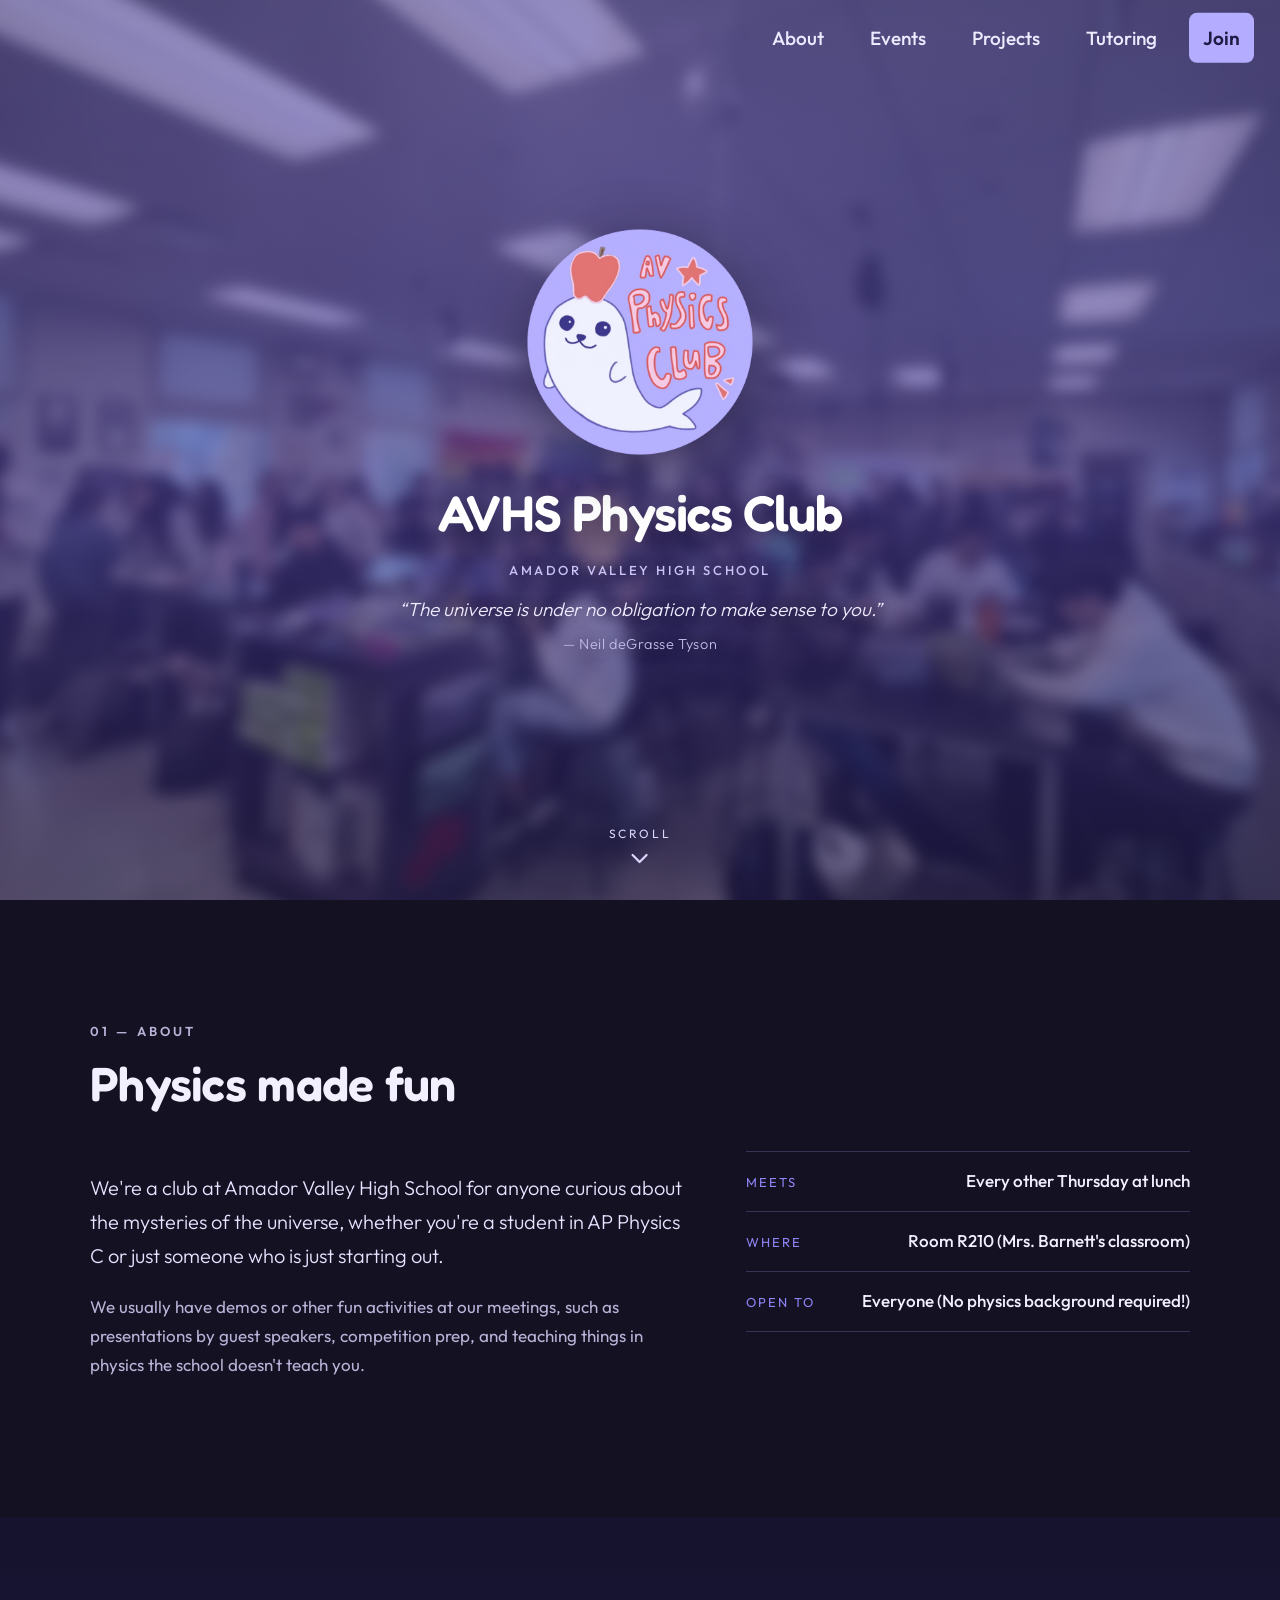
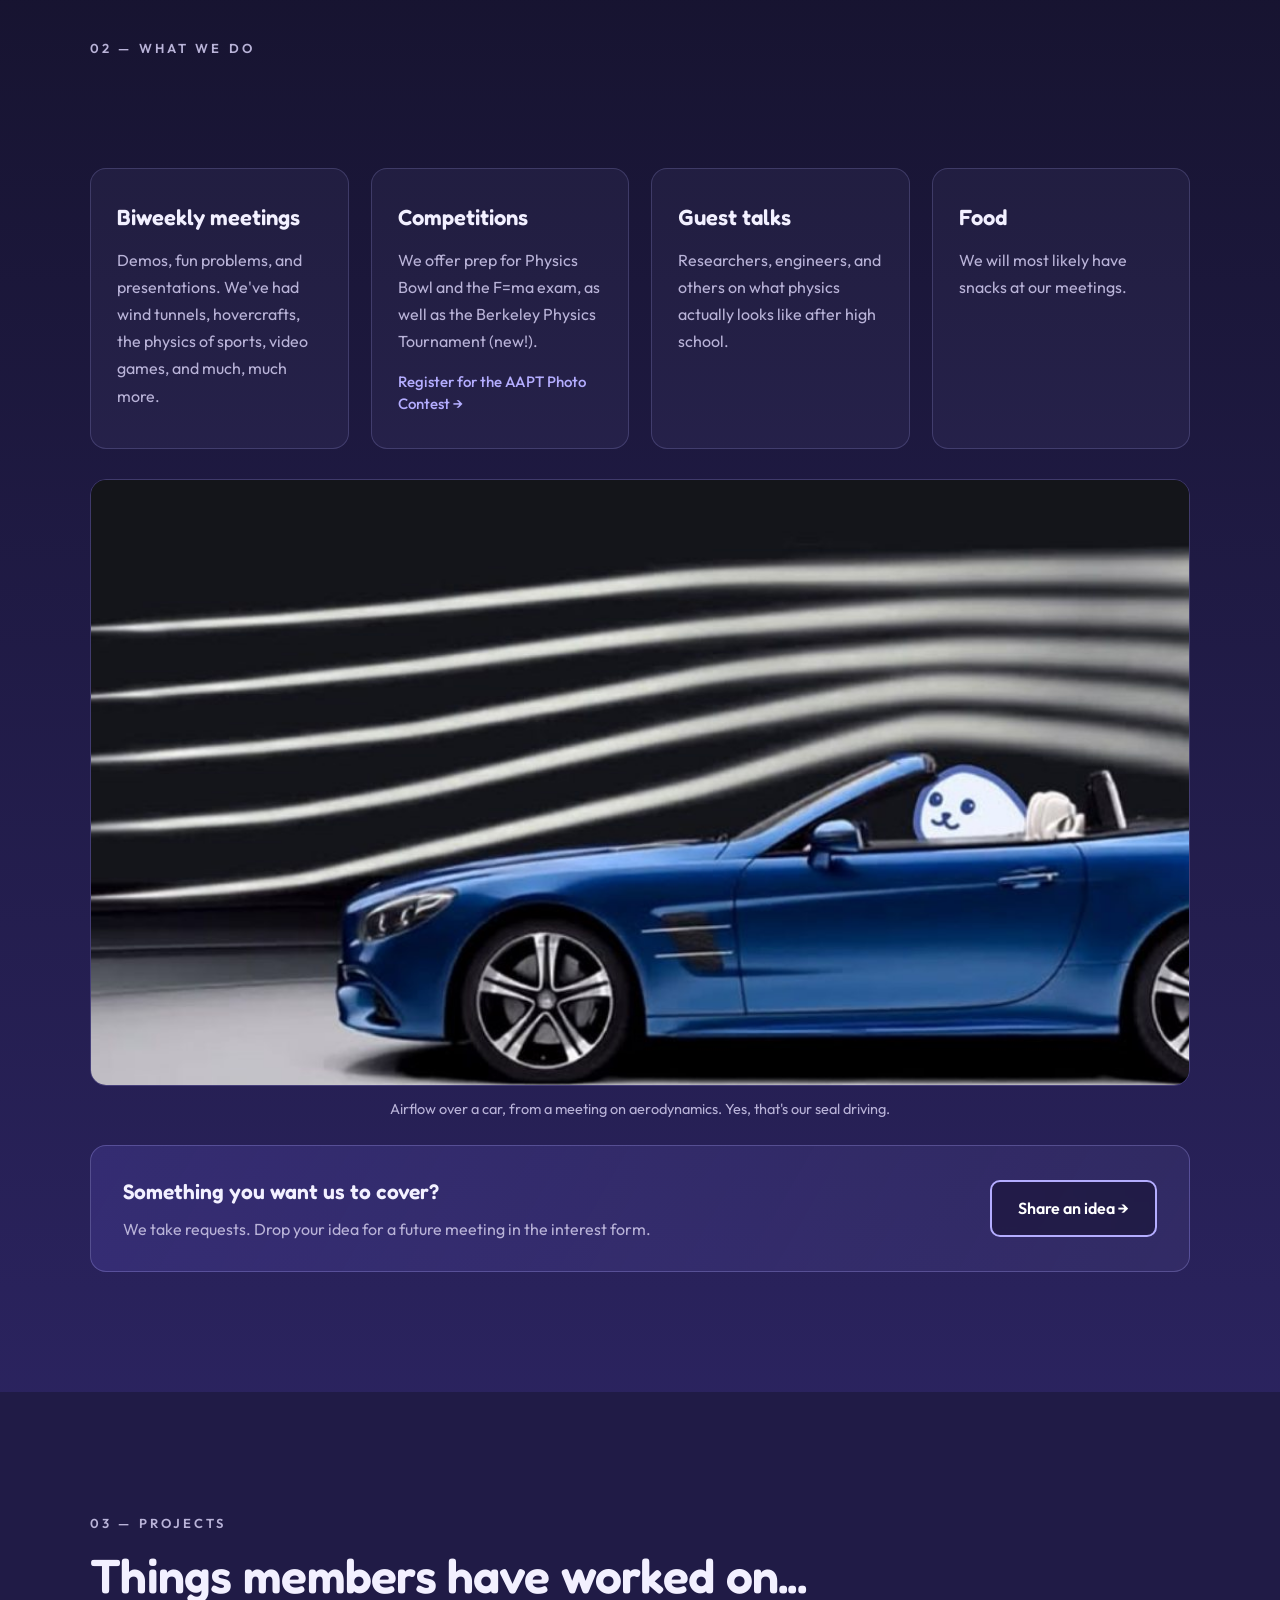
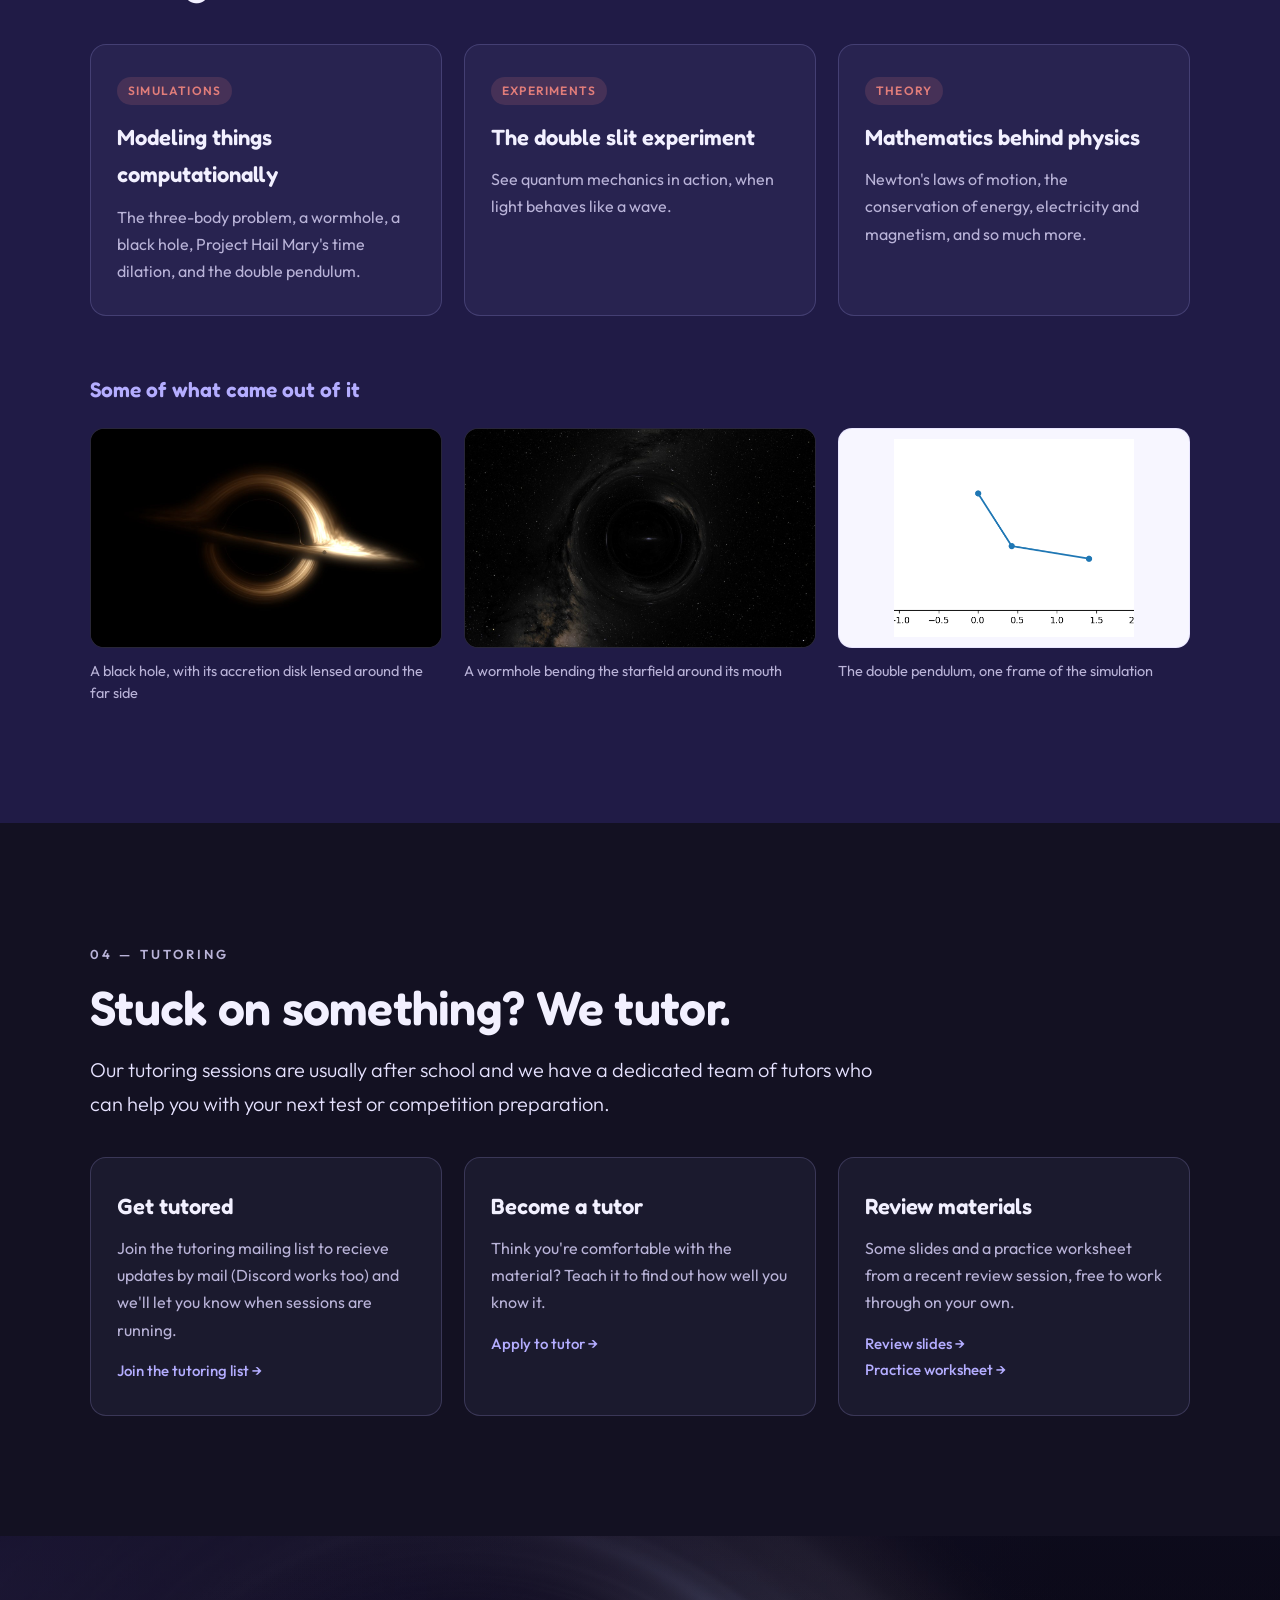
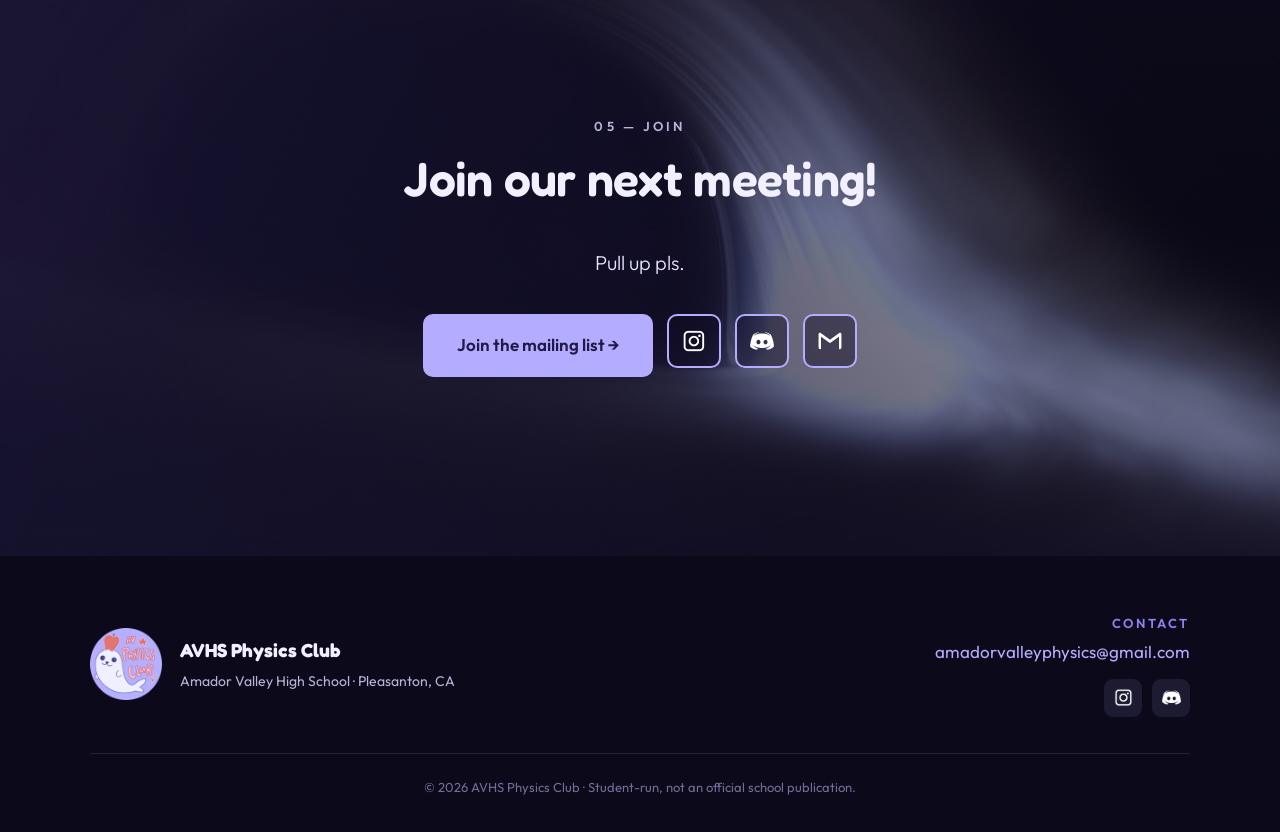
<file: index.html>
<!DOCTYPE html>
<html lang="en">
<head>
  <meta property="og:type" content="website">
  <meta property="og:url" content="https://avhsphysics.com/">
  <meta property="og:title" content="AVHS Physics Club | Notes, Demos & Resources">
  <meta property="og:description" content="Amador Valley High School Physics Club — weekly meetings, demos, competitions, study guides, and builds.">
  <meta property="og:image" content="https://avhsphysics.com/assets/images/banner.png">
  <meta charset="UTF-8">
  <meta name="viewport" content="width=device-width, initial-scale=1.0">
  <meta name="twitter:card" content="summary_large_image">
  <meta name="twitter:url" content="https://avhsphysics.com/">
  <meta name="twitter:title" content="AVHS Physics Club">
  <meta name="twitter:description" content="Amador Valley High School Physics Club — weekly meetings, demos, competitions, study guides, and builds.">
  <meta name="twitter:image" content="https://avhsphysics.com/assets/images/banner.png">
  <title>AVHS Physics Club | Notes, Demos & Resources</title>
  <meta name="description" content="Amador Valley High School Physics Club — weekly meetings, demos, competitions, study guides, and builds. All experience levels welcome!">
  <link rel="icon" href="assets/images/favicon.png" type="image/png">
  <link rel="apple-touch-icon" href="assets/images/favicon.png">
  <link rel="preconnect" href="https://fonts.googleapis.com">
  <link rel="preconnect" href="https://fonts.gstatic.com" crossorigin>
  <link href="https://fonts.googleapis.com/css2?family=Fredoka:wght@500;600;700&family=Outfit:wght@300;400;500;600;700&display=swap" rel="stylesheet">
  <link rel="stylesheet" href="style.css">
  <script>document.documentElement.className += " js";</script>
  <noscript><style>.reveal { opacity: 1; transform: none; }</style></noscript>
</head>
<body id="top">
<header class="hero" id="hero">
  <div class="hero-photo"></div>
  <div class="hero-wash"></div>
  <a class="hero-logo" href="#top" aria-label="AVHS Physics Club — back to top">
    <img src="assets/images/logo.png" alt="AVHS Physics Club logo: a seal balancing an apple on its head">
  </a>
  <h1 class="hero-title">AVHS Physics Club</h1>
  <span class="bar-title" aria-hidden="true">
    <span class="bar-title-full">AVHS Physics Club</span>
    <span class="bar-title-short">AVHS Physics</span>
  </span>


  <p class="hero-tagline">
    <span class="hero-school">Amador Valley High School</span>
    <span class="hero-quote" id="hero-quote">
      <q class="quote-text">We must know. We will know.</q>
      <span class="quote-author">David Hilbert</span>
    </span>
  </p>

  <nav class="hero-nav" aria-label="Main">
    <a href="#about">About</a>
    <a href="#events">Events</a>
    <a href="#projects">Projects</a>
    <a href="#tutoring">Tutoring</a>
    <a href="#join" class="nav-cta">Join</a>
  </nav>

  <a class="scroll-cue" href="#about" aria-label="Scroll to About">
    <span>scroll</span>
    <svg viewBox="0 0 24 24" aria-hidden="true"><path d="M5 9l7 7 7-7" fill="none" stroke="currentColor" stroke-width="2.2" stroke-linecap="round" stroke-linejoin="round"/></svg>
  </a>
</header>


<button class="nav-toggle" id="nav-toggle" type="button" aria-expanded="false" aria-controls="mobile-menu">
  <span class="nav-toggle-bars" aria-hidden="true"><span></span><span></span><span></span></span>
  <span class="sr-only">Menu</span>
</button>

<div class="mobile-menu" id="mobile-menu" hidden>
  <nav aria-label="Mobile">
    <a href="#about">About</a>
    <a href="#events">Events</a>
    <a href="#projects">Projects</a>
    <a href="#tutoring">Tutoring</a>
    <a href="#join">Join</a>
  </nav>
</div>
<div class="hero-spacer" id="hero-spacer" aria-hidden="true"></div>

<main>
  <section class="section section-dark" id="about">
    <div class="wrap">
      <p class="eyebrow reveal">01 &mdash; About</p>
      <h2 class="reveal">Physics made fun</h2>
      <div class="two-col">
        <div class="reveal">
          <p class="lead">
            We're a club at Amador Valley High School for anyone curious about the mysteries of the universe, whether you're a student in AP Physics C or just someone who is just starting out.
          </p>
          <p>
            We usually have demos or other fun activities at our meetings, such as presentations by guest speakers, competition prep, and teaching things in physics the school doesn't teach you. 
          </p>
        </div>
        <ul class="facts reveal">
          <li><span>Meets</span><strong>Every other Thursday at lunch</strong></li>
          <li><span>Where</span><strong>Room R210 (Mrs. Barnett's classroom)</strong></li>
          <li><span>Open to</span><strong>Everyone (No physics background required!)</strong></li>
        </ul>
      </div>
    </div>
  </section>

  <section class="section section-photo" id="events">
    <div class="wrap">
      <p class="eyebrow reveal">02 &mdash; What we do</p>
      <h2 class="reveal">Four main things:</h2>
      <div class="cards">
        <article class="card reveal">
          <h3>Biweekly meetings</h3>
          <p>Demos, fun problems, and presentations. We've had wind tunnels, hovercrafts, the physics of sports, video games, and much, much more.</p>
        </article>

        <article class="card reveal">
          <h3>Competitions</h3>
          <p>We offer prep for Physics Bowl and the F=ma exam, as well as the Berkeley Physics Tournament (new!).</p>
          <a class="card-link" href="https://forms.gle/SSDL6gwyzXCN218k8" target="_blank" rel="noopener">Register for the AAPT Photo Contest</a>
        </article>
        <article class="card reveal">
          <h3>Guest talks</h3>
          <p>Researchers, engineers, and others on what physics actually looks like after
             high school.</p>
          </article>

        <article class="card reveal">
          <h3>Food</h3>
          <p>We will most likely have snacks at our meetings.</p>
        </article>
      </div>

      <figure class="feature reveal">
        <img src="assets/images/wind-tunnel.jpg" width="1017" height="560" loading="lazy"
             alt="Airflow streamlines bending over a car in a wind tunnel, with the club's seal mascot in the driver's seat">
        <figcaption>Airflow over a car, from a meeting on aerodynamics. Yes, that's our seal driving.</figcaption>
      </figure>

      <div class="callout reveal">
        <div>
          <h3>Something you want us to cover?</h3>
          <p>We take requests. Drop your idea for a future meeting in the interest form.</p>
        </div>
        <a class="btn btn-ghost" href="https://forms.gle/8EWQwZfs6oMQuVVg8" target="_blank" rel="noopener">Share an idea &rarr;</a>
      </div>
    </div>
  </section>


  <section class="section section-mid" id="projects">
    <div class="wrap">
      <p class="eyebrow reveal">03 &mdash; Projects</p>
      <h2 class="reveal">Things members have worked on...</h2>
      <div class="cards">
        <article class="card card-project reveal">
          <span class="tag">Simulations</span>
          <h3>Modeling things computationally</h3>
          <p>The three-body problem, a wormhole, a black hole, Project Hail Mary's time dilation, and the double pendulum.</p>
        </article>
        <article class="card card-project reveal">
          <span class="tag">Experiments</span>
          <h3>The double slit experiment</h3>
          <p>See quantum mechanics in action, when light behaves like a wave.</p>
        </article>
        <article class="card card-project reveal">
          <span class="tag">Theory</span>
          <h3>Mathematics behind physics</h3>
          <p>Newton's laws of motion, the conservation of energy, electricity and magnetism, and so much more.</p>
        </article>
      </div>

      <h3 class="gallery-heading reveal">Some of what came out of it</h3>
      <div class="gallery">
        <figure class="gallery-item reveal">
          <img src="assets/images/black-hole.jpg" width="1200" height="675" loading="lazy"
               alt="Rendered black hole: a dark sphere ringed by a glowing accretion disk warped over and under itself">
          <figcaption>A black hole, with its accretion disk lensed around the far side</figcaption>
        </figure>
        <figure class="gallery-item reveal">
          <img src="assets/images/wormhole.jpg" width="1200" height="734" loading="lazy"
               alt="Rendered wormhole: a dark spherical distortion bending a field of stars and the Milky Way around its edge">
          <figcaption>A wormhole bending the starfield around its mouth</figcaption>
        </figure>
        <figure class="gallery-item gallery-item-plot reveal">
          <img src="assets/images/double-pendulum.png" width="472" height="391" loading="lazy"
               alt="Plot of a double pendulum: two straight segments joined at a pivot, captured at one instant">
          <figcaption>The double pendulum, one frame of the simulation</figcaption>
        </figure>
      </div>
    </div>
  </section>
  <section class="section section-dark" id="tutoring">
    <div class="wrap">
      <p class="eyebrow reveal">04 &mdash; Tutoring</p>
      <h2 class="reveal">Stuck on something? We tutor.</h2>
      <p class="lead reveal tutoring-lead">
        Our tutoring sessions are usually after school and we have a dedicated team of tutors who can help you with your next test or competition preparation.
      </p>
      <div class="cards">
        <article class="card reveal">
          <h3>Get tutored</h3>
          <p>Join the tutoring mailing list to recieve updates by mail (Discord works too) and we'll let you know when sessions are running.</p>
          <a class="card-link" href="https://forms.gle/hvpdSboZgdPUvtD49" target="_blank" rel="noopener">Join the tutoring list</a>
        </article>
        <article class="card reveal">
          <h3>Become a tutor</h3>
          <p>Think you're comfortable with the material? Teach it to find out how well you know it.</p>
          <a class="card-link" href="https://forms.gle/xZYMYdq6fUwLLKEY8" target="_blank" rel="noopener">Apply to tutor</a>
        </article>
        <article class="card reveal">
          <h3>Review materials</h3>
          <p>Some slides and a practice worksheet from a recent review session, free to work through
             on your own.</p>
          <span class="card-links">
            <a class="card-link" href="https://docs.google.com/presentation/d/1ILDSFHGYT8hFRBXVA_qPVkxVEkSiS37jqy-9z_DILgc/edit" target="_blank" rel="noopener">Review slides</a>
            <a class="card-link" href="https://docs.google.com/document/d/1mNli-kfdypYl0rBSYXYyFrj3afniEhe-GJNg8eVlwrU/edit" target="_blank" rel="noopener">Practice worksheet</a>
          </span>
        </article>
      </div>
    </div>
  </section>
  <section class="section section-join" id="join">
    <div class="wrap wrap-narrow">
      <p class="eyebrow reveal">05 &mdash; Join</p>
      <h2 class="reveal">Join our next meeting!</h2>
      <p class="lead reveal">
        Pull up pls.
      </p>
      <div class="join-actions reveal">
        <a class="btn" href="https://docs.google.com/forms/d/e/1FAIpQLSefD-a1tl6UElNGGFV2sGXJLaUg4_CrLuz6Dt-f_qvddSw-mw/viewform" target="_blank" rel="noopener">Join the mailing list &rarr;</a>
        <span class="join-icons">
        <a class="btn btn-ghost btn-icon" href="https://www.instagram.com/avphysics" target="_blank" rel="noopener"
           aria-label="AVHS Physics Club on Instagram" title="Instagram">
          <img src="assets/images/icon-instagram.png" width="96" height="96" alt="">
        </a>
        <a class="btn btn-ghost btn-icon" href="https://discord.gg/teaMCW6qxH" target="_blank" rel="noopener"
           aria-label="Join our Discord server" title="Discord">
          <img src="assets/images/icon-discord.png" width="96" height="96" alt="">
        </a>
        <a class="btn btn-ghost btn-icon" href="mailto:amadorvalleyphysics@gmail.com"
           aria-label="Email amadorvalleyphysics@gmail.com" title="Email us">
          <img src="assets/images/icon-email.png" width="96" height="96" alt="">
        </a>
        </span>
      </div>
    </div>
  </section>

</main>
<footer class="footer">
  <div class="footer-inner">
    <div class="footer-brand">
      <img src="assets/images/logo.png" alt="" width="72" height="72">
      <div>
        <strong>AVHS Physics Club</strong>
        <span>Amador Valley High School &middot; Pleasanton, CA</span>
      </div>
    </div>
    <div class="footer-contact">
      <h3>Contact</h3>
      <p><a href="mailto:amadorvalleyphysics@gmail.com">amadorvalleyphysics@gmail.com</a></p>
      <p class="footer-social">
        <a href="https://www.instagram.com/avphysics" target="_blank" rel="noopener"
           aria-label="AVHS Physics Club on Instagram" title="Instagram">
          <img src="assets/images/icon-instagram.png" width="96" height="96" alt="">
        </a>
        <a href="https://discord.gg/teaMCW6qxH" target="_blank" rel="noopener"
           aria-label="Join our Discord server" title="Discord">
          <img src="assets/images/icon-discord.png" width="96" height="96" alt="">
        </a>
      </p>
    </div>
    <p class="footer-copy">&copy; <span id="year">2026</span> AVHS Physics Club &middot; Student-run, not an official school publication.</p>
  </div>
</footer>

<script src="script.js"></script>
</body>
</html>
</file>
<file: style.css>
/* =========================================================================
   AVHS Physics Club
   Palette is pulled from the club logo (lavender #B6AFFF, coral #E27474) and
   deepened along the same hue so the light logo always pops off the purple.
   ========================================================================= */

:root {
  --lavender:    #B4ADFF;  /* the logo's own purple — used for text/accents only */
  --purple-300:  #8E84F5;
  --purple-500:  #6456D2;
  --purple-600:  #493DA4;  /* hero wash + top bar */
  --purple-700:  #3A3082;
  --purple-800:  #2D2565;
  --purple-900:  #201B46;
  --purple-950:  #16132F;
  --ink:         #131122;
  --coral:       #E17D7A;
  --paper:       #F2F0FF;
  --muted:       #B9B3D8;

  --font-display: "Fredoka", "Trebuchet MS", "Segoe UI", sans-serif;
  --font-body:    "Outfit", "Segoe UI", system-ui, -apple-system, sans-serif;

  --wrap: 1100px;

  /* Hero geometry. These live on :root because the menu button sits outside
     the hero (it has to paint above the menu overlay) but must line up with
     the bar exactly. Breakpoints override them here, not on .hero. */
  --bar: 76px;            /* collapsed bar height */
  --pad: 26px;            /* side padding when collapsed */
  /* Scaled to viewport height, not just width: the hero has to fit a logo, a
     title, a multi-line quote and the scroll cue without them meeting, and a
     short laptop screen is the tight case. */
  --logo-max: clamp(140px, 25vh, 300px);
  --logo-min: 52px;
  --title-max: clamp(32px, 5.6vh, 62px);
  --title-min: 21px;
}

*, *::before, *::after { box-sizing: border-box; }

html { scroll-behavior: smooth; }

body {
  margin: 0;
  background: var(--ink);
  color: var(--paper);
  font-family: var(--font-body);
  font-size: 17px;
  line-height: 1.7;
  -webkit-font-smoothing: antialiased;
}

img { max-width: 100%; display: block; }
a { color: inherit; }

::selection { background: var(--purple-500); color: #fff; }

/* =========================================================================
   HERO → TOP BAR
   Everything below is driven by one variable: --p, the scroll progress from
   0 (full-screen hero) to 1 (collapsed bar). script.js writes it each frame.
   ========================================================================= */

.hero {
  --p: 0;                 /* scroll progress, 0 → 1 */
  --hero-h: 100vh;        /* expanded hero height */

  /* One anchor drives the whole hero: the logo's centre point and its size.
     Everything else is placed as a pixel offset from that anchor, so nothing
     can drift into the logo part-way through the collapse. */
  --size:   calc(var(--logo-max) - (var(--logo-max) - var(--logo-min)) * var(--p));
  --logo-x: calc(50% - (50% - (var(--pad) + var(--logo-min) / 2)) * var(--p));
  --logo-y: calc(38% + 12% * var(--p));

  position: relative;   /* no-JS fallback: a normal block at the top of the page */
  z-index: 100;
  height: calc(var(--hero-h) - (var(--hero-h) - var(--bar)) * var(--p));
  overflow: hidden;
  background: var(--purple-950);
  isolation: isolate;
}

.js .hero {
  position: fixed;
  top: 0;
  left: 0;
  right: 0;
}

@supports (height: 100svh) {
  .hero { --hero-h: 100svh; }
}

/* The photograph underneath — fades out as the hero becomes a solid bar. */
.hero-photo {
  position: absolute;
  inset: -20px;                       /* bleed, so the blur has no soft edge */
  background: url("assets/images/background.png") center/cover no-repeat;
  filter: blur(7px) saturate(0.85);
  transform: scale(calc(1.06 - 0.06 * var(--p)));
  opacity: calc(1 - var(--p));
}

/* The purple wash. Opacity runs from translucent to a fully solid bar. */
.hero-wash {
  position: absolute;
  inset: 0;
  background:
    radial-gradient(120% 90% at 50% 18%, rgba(100, 86, 210, 0.55), transparent 65%),
    linear-gradient(180deg, var(--purple-700), var(--purple-600) 55%, var(--purple-800));
  opacity: calc(0.55 + 0.45 * var(--p));
}

/* Shadow that only appears once the bar has formed. */
.hero::after {
  content: "";
  position: absolute;
  left: 0;
  right: 0;
  bottom: 0;
  height: 18px;
  pointer-events: none;
  background: linear-gradient(180deg, transparent, rgba(11, 8, 28, 0.45));
  transform: translateY(100%);
  opacity: var(--p);
}

/* ---------------------------------- logo --------------------------------- */
/* Shrinks and travels from the middle of the hero to the left of the bar.
   The wrapper owns position + size; the <img> owns the hover spin, so the two
   transforms never fight each other. */
.hero-logo {
  position: absolute;
  z-index: 3;
  width: var(--size);
  height: var(--size);
  left: var(--logo-x);
  top: var(--logo-y);
  transform: translate(-50%, -50%);
  border-radius: 50%;
  filter: drop-shadow(0 12px 30px rgba(11, 8, 28, 0.45));
}

.hero-logo img {
  width: 100%;
  height: 100%;
}

/* Hover spin — the logo keeps turning for as long as you're on it. */
.hero-logo:hover img,
.hero-logo:focus-visible img {
  animation: spin 2s linear infinite;
}

@keyframes spin {
  from { transform: rotate(0deg); }
  to   { transform: rotate(360deg); }
}

.hero-logo:focus-visible {
  outline: 3px solid var(--lavender);
  outline-offset: 6px;
}

/* --------------------------------- titles -------------------------------- */
/* Big title: sits directly under the logo, hands off early.
   --title-line is its rendered height, used to stack the tagline beneath it. */
.hero-title {
  --title-line: calc(var(--title-max) * 1.12);
  position: absolute;
  z-index: 2;
  left: var(--logo-x);
  top: var(--logo-y);
  margin: calc(var(--size) / 2 + 30px) 0 0;
  transform: translateX(-50%);
  width: max-content;
  max-width: calc(100vw - 40px);
  text-align: center;
  font-family: var(--font-display);
  font-size: var(--title-max);
  font-weight: 600;
  line-height: 1.12;
  letter-spacing: -0.015em;
  color: #fff;
  text-shadow: 0 6px 26px rgba(11, 8, 28, 0.5);
  opacity: calc(1 - var(--p) * 3.2);   /* gone by p = 0.31 */
}

/* Bar title: parked a fixed distance to the right of the logo's centre, so it
   tracks the logo instead of crossing it. Fades in after the big one leaves. */
.bar-title {
  position: absolute;
  z-index: 2;
  left: var(--logo-x);
  top: var(--logo-y);
  margin-left: calc(var(--size) / 2 + 14px);
  transform: translateY(-50%);
  font-family: var(--font-display);
  font-size: var(--title-min);
  font-weight: 600;
  letter-spacing: -0.005em;
  white-space: nowrap;
  color: #fff;
  /* Held back until the logo is nearly parked. It rides 14px off the logo's
     edge the whole way, so on mid-width screens it would otherwise sweep
     through the nav while the logo is still out in the middle. */
  opacity: calc((var(--p) - 0.82) * 5.6);   /* full by p = 1 */
}

.bar-title-short { display: none; }

/* -------------------------------- tagline -------------------------------- */
.hero-tagline {
  position: absolute;
  z-index: 2;
  left: var(--logo-x);
  top: var(--logo-y);
  margin: calc(var(--size) / 2 + 30px + var(--title-max) * 1.12 + 18px) 0 0;
  transform: translateX(-50%);
  width: min(640px, calc(100vw - 40px));
  text-align: center;
  font-size: 19px;
  font-weight: 300;
  color: #EDEAFF;
  opacity: calc(1 - var(--p) * 3.2);
  text-shadow: 0 2px 14px rgba(11, 8, 28, 0.5);
}

.hero-school {
  display: block;
  font-size: 13px;
  font-weight: 500;
  letter-spacing: 0.2em;
  text-transform: uppercase;
  color: #C9C2F5;
}

.hero-quote {
  display: block;
  margin-top: 14px;
}

.quote-text {
  display: block;
  font-size: 19px;
  font-style: italic;
  line-height: 1.55;
  quotes: "\201C" "\201D";
  text-wrap: balance;   /* keeps a two-line quote from leaving one orphan word */
}

.quote-author {
  display: block;
  margin-top: 8px;
  font-size: 14.5px;
  font-style: normal;
  letter-spacing: 0.04em;
  color: #C0B9E8;
}

.quote-author::before { content: "\2014\00a0"; }

/* ---------------------------------- nav ---------------------------------- */
/* The nav does not travel. It sits where the bar's centre line will be, so the
   shrinking logo never has to pass through it on its way up. */
.hero-nav {
  position: absolute;
  z-index: 3;
  right: var(--pad);
  top: calc(var(--bar) / 2);
  transform: translateY(-50%);
  display: flex;
  align-items: center;
  gap: clamp(6px, 1.4vw, 18px);
}

.hero-nav a {
  padding: 9px 14px;
  border-radius: 8px;
  font-size: calc(19px - 2px * var(--p));
  font-weight: 500;
  text-decoration: none;
  color: #EDEAFF;
  transition: color 0.2s ease, background-color 0.2s ease;
}

.hero-nav a:hover { color: #fff; background: rgba(255, 255, 255, 0.14); }

.hero-nav .nav-cta {
  background: var(--lavender);
  color: var(--purple-900);
  font-weight: 600;
}

.hero-nav .nav-cta:hover { background: #fff; color: var(--purple-900); }

.hero-nav a:focus-visible {
  outline: 2px solid var(--lavender);
  outline-offset: 3px;
}

/* ----------------------------- mobile menu ------------------------------- */
.sr-only {
  position: absolute;
  width: 1px; height: 1px;
  margin: -1px; padding: 0;
  overflow: hidden;
  clip-path: inset(50%);
  white-space: nowrap;
}

/* Fixed and outside the hero on purpose: inside it, the hero's stacking
   context (z-index 100) would trap the button underneath the open menu. */
.nav-toggle {
  display: none;   /* shown only at the narrow breakpoint, and only with JS */
  position: fixed;
  z-index: 200;
  right: var(--pad);
  top: calc(var(--bar) / 2);
  transform: translateY(-50%);
  width: 46px;
  height: 46px;
  padding: 0;
  align-items: center;
  justify-content: center;
  border: 1px solid rgba(255, 255, 255, 0.28);
  border-radius: 10px;
  background: rgba(255, 255, 255, 0.10);
  color: #fff;
  cursor: pointer;
}

.nav-toggle-bars {
  display: block;
  position: relative;
  width: 20px;
  height: 14px;
}

.nav-toggle-bars span {
  position: absolute;
  left: 0;
  width: 100%;
  height: 2px;
  border-radius: 2px;
  background: currentColor;
  transition: transform 0.25s ease, opacity 0.2s ease;
}

.nav-toggle-bars span:nth-child(1) { top: 0; }
.nav-toggle-bars span:nth-child(2) { top: 6px; }
.nav-toggle-bars span:nth-child(3) { top: 12px; }

/* Bars fold into an X while the menu is open. */
.nav-toggle[aria-expanded="true"] .nav-toggle-bars span:nth-child(1) { transform: translateY(6px) rotate(45deg); }
.nav-toggle[aria-expanded="true"] .nav-toggle-bars span:nth-child(2) { opacity: 0; }
.nav-toggle[aria-expanded="true"] .nav-toggle-bars span:nth-child(3) { transform: translateY(-6px) rotate(-45deg); }

.nav-toggle:focus-visible {
  outline: 2px solid var(--lavender);
  outline-offset: 3px;
}

.mobile-menu {
  position: fixed;
  inset: 0;
  z-index: 150;
  display: flex;
  align-items: center;
  justify-content: center;
  /* Fully opaque: at 0.97 the hero's white title still read through it. */
  background: linear-gradient(170deg, var(--purple-900), var(--purple-950) 72%);
}

.mobile-menu[hidden] { display: none; }

.mobile-menu nav {
  display: flex;
  flex-direction: column;
  gap: 6px;
  text-align: center;
}

.mobile-menu a {
  padding: 13px 34px;
  border-radius: 10px;
  font-family: var(--font-display);
  font-size: 27px;
  font-weight: 600;
  color: #fff;
  text-decoration: none;
}

.mobile-menu a:hover,
.mobile-menu a:focus-visible { background: rgba(180, 173, 255, 0.16); }

/* ------------------------------- scroll cue ------------------------------ */
.scroll-cue {
  position: absolute;
  z-index: 2;
  left: 50%;
  bottom: 30px;
  transform: translateX(-50%);
  display: flex;
  flex-direction: column;
  align-items: center;
  gap: 2px;
  text-decoration: none;
  color: #DCD7FF;
  font-size: 12px;
  letter-spacing: 0.22em;
  text-transform: uppercase;
  /* Only meaningful at the very top, and the hero's bottom edge races up past
     the tagline as it collapses — so this leaves early. */
  opacity: calc(1 - var(--p) * 12);
  animation: bob 2.4s ease-in-out infinite;
}

.scroll-cue svg { width: 24px; height: 24px; }

@keyframes bob {
  0%, 100% { transform: translate(-50%, 0); }
  50%      { transform: translate(-50%, 7px); }
}

/* Once the bar has formed, retire the pieces that faded out so they can't be
   clicked or reached by the keyboard. */
.hero.is-bar .hero-title,
.hero.is-bar .hero-tagline,
.hero.is-bar .scroll-cue { visibility: hidden; }

/* Reserves the scroll distance the fixed hero consumes — only needed when the
   hero has actually been lifted out of the flow. */
.hero-spacer { display: none; height: 100vh; }
.js .hero-spacer { display: block; }
@supports (height: 100svh) { .hero-spacer { height: 100svh; } }

/* =========================================================================
   SECTIONS
   ========================================================================= */

.section {
  position: relative;
  padding: 120px 24px;
  scroll-margin-top: 76px;
}

.section-dark  { background: var(--ink); }
.section-mid   { background: var(--purple-900); }

.section-photo {
  background: url("assets/images/background.png") center/cover no-repeat fixed;
}

.section-photo::before {
  content: "";
  position: absolute;
  inset: 0;
  background: linear-gradient(180deg, rgba(22, 19, 47, 0.93), rgba(45, 37, 101, 0.90));
}

/* The black hole render is nearly black except for one blazing accretion disk,
   so this wash is light enough to let the disk burn through and still hold the
   text. */
/* Tall enough that "cover" shows the black hole rather than a thin slice
   of it, and vertically centred so the content sits over the glow. */
.section-join {
  display: flex;
  align-items: center;
  min-height: min(76vh, 620px);
  background: url("assets/images/blue-black-hole.jpg") center/cover no-repeat;
}

.section-join::before {
  content: "";
  position: absolute;
  inset: 0;
  background:
    /* pocket of shade under the text, so the accretion glow can stay bright
       everywhere else without costing legibility */
    radial-gradient(64% 74% at 48% 50%, rgba(18, 15, 40, 0.58), transparent 78%),
    linear-gradient(180deg, rgba(22, 19, 47, 0.52), rgba(30, 25, 68, 0.26) 45%, rgba(22, 19, 47, 0.70)),
    linear-gradient(115deg, rgba(73, 61, 164, 0.30), rgba(73, 61, 164, 0.03) 68%);
}

.section-photo > .wrap,
.section-join > .wrap { position: relative; z-index: 1; }

.wrap { max-width: var(--wrap); margin: 0 auto; }
.wrap-narrow { max-width: 680px; text-align: center; }

.eyebrow {
  margin: 0 0 14px;
  font-size: 13px;
  font-weight: 600;
  letter-spacing: 0.24em;
  text-transform: uppercase;
  color: var(--lavender);
}

.section h2 {
  margin: 0 0 40px;
  font-family: var(--font-display);
  font-size: clamp(30px, 5vw, 48px);
  font-weight: 600;
  line-height: 1.15;
  letter-spacing: -0.015em;
}

.lead { font-size: 20px; font-weight: 300; color: #E6E2FF; }

.section p { color: var(--muted); }
.section .lead { color: #E6E2FF; }

.two-col {
  display: grid;
  grid-template-columns: 1.35fr 1fr;
  gap: 56px;
  align-items: start;
}

/* ------------------------------ fact list -------------------------------- */
.facts {
  margin: 0;
  padding: 0;
  list-style: none;
  border-top: 1px solid rgba(180, 173, 255, 0.22);
}

.facts li {
  display: flex;
  justify-content: space-between;
  align-items: baseline;
  gap: 16px;
  padding: 15px 0;
  border-bottom: 1px solid rgba(180, 173, 255, 0.22);
}

.facts span {
  font-size: 13px;
  letter-spacing: 0.16em;
  text-transform: uppercase;
  color: var(--purple-300);
}

.facts strong { font-weight: 500; text-align: right; }

/* -------------------------------- cards ---------------------------------- */
.cards {
  display: grid;
  grid-template-columns: repeat(auto-fit, minmax(240px, 1fr));
  gap: 22px;
}

.card {
  padding: 30px 26px;
  border: 1px solid rgba(180, 173, 255, 0.20);
  border-radius: 16px;
  background: rgba(180, 173, 255, 0.055);
  transition: transform 0.3s ease, border-color 0.3s ease, background-color 0.3s ease;
}

.card:hover {
  transform: translateY(-6px);
  border-color: rgba(180, 173, 255, 0.5);
  background: rgba(180, 173, 255, 0.10);
}

.card h3 {
  margin: 0 0 10px;
  font-family: var(--font-display);
  font-size: 22px;
  font-weight: 600;
}

.card p { margin: 0; font-size: 16px; }

/* Link at the foot of a card. */
.card-link {
  display: inline-block;
  margin-top: 16px;
  color: var(--lavender);
  font-size: 15px;
  font-weight: 500;
  line-height: 1.45;
  text-decoration: none;
  border-bottom: 1px solid transparent;
  transition: color 0.2s ease, border-color 0.2s ease;
}

/* Non-breaking space, then the arrow: keeps the arrow welded to the last word
   when a long label wraps onto a second line. */
.card-link::after { content: "\00a0\2192"; }

.card-link:hover {
  color: #fff;
  border-bottom-color: currentColor;
}

.card-link:focus-visible {
  outline: 2px solid var(--lavender);
  outline-offset: 3px;
  border-radius: 3px;
}

/* Two or more stacked links in one card. */
.card-links {
  display: flex;
  flex-direction: column;
  align-items: flex-start;
  gap: 4px;
}

.card-links .card-link:not(:first-child) { margin-top: 0; }

/* ------------------------- images: feature + gallery ---------------------- */
.feature {
  margin: 30px 0 0;
}

.feature img {
  width: 100%;
  height: auto;
  border-radius: 16px;
  border: 1px solid rgba(180, 173, 255, 0.22);
}

.feature figcaption,
.gallery figcaption {
  margin-top: 12px;
  font-size: 14.5px;
  line-height: 1.5;
  color: var(--muted);
}

.feature figcaption { text-align: center; }

.gallery-heading {
  margin: 56px 0 20px;
  font-family: var(--font-display);
  font-size: 21px;
  font-weight: 600;
  color: var(--lavender);
}

.gallery {
  display: grid;
  grid-template-columns: repeat(auto-fit, minmax(250px, 1fr));
  gap: 22px;
}

.gallery-item { margin: 0; }

.gallery-item img {
  width: 100%;
  height: auto;   /* without this the height="..." attribute beats aspect-ratio */
  aspect-ratio: 16 / 10;
  object-fit: cover;
  border-radius: 14px;
  border: 1px solid rgba(180, 173, 255, 0.22);
  background: #000;
}

/* The double pendulum is a plot on a white ground, not a render. Show it whole
   on its own light panel so the white reads as the plot, not as a blown-out
   image sitting in a dark grid. */
.gallery-item-plot img {
  object-fit: contain;
  padding: 10px;
  background: #F7F6FF;
}

/* ------------------------------- callout --------------------------------- */
.callout {
  display: flex;
  flex-wrap: wrap;
  align-items: center;
  justify-content: space-between;
  gap: 22px;
  margin-top: 26px;
  padding: 28px 32px;
  border: 1px solid rgba(180, 173, 255, 0.28);
  border-radius: 16px;
  background: linear-gradient(120deg, rgba(100, 86, 210, 0.22), rgba(180, 173, 255, 0.07));
}

.callout > div { flex: 1 1 320px; }

.callout h3 {
  margin: 0 0 6px;
  font-family: var(--font-display);
  font-size: 21px;
  font-weight: 600;
}

.callout p { margin: 0; font-size: 16px; max-width: 60ch; }

.callout .btn { flex: 0 0 auto; padding: 13px 26px; font-size: 16px; }

.tutoring-lead { margin: -22px 0 36px; max-width: 62ch; }

.tag {
  display: inline-block;
  margin-bottom: 14px;
  padding: 4px 11px;
  border-radius: 999px;
  background: rgba(225, 125, 122, 0.16);
  color: var(--coral);
  font-size: 12px;
  font-weight: 600;
  letter-spacing: 0.1em;
  text-transform: uppercase;
}

/* --------------------------------- join ---------------------------------- */
.join-actions {
  display: flex;
  justify-content: center;
  flex-wrap: wrap;
  gap: 14px;
  margin-top: 34px;
}

/* One flex item, so the trio moves as a unit when the row wraps. */
.join-icons {
  display: flex;
  justify-content: center;
  gap: 14px;
}

.btn {
  display: inline-block;
  padding: 15px 32px;
  border: 2px solid var(--lavender);
  border-radius: 10px;
  background: var(--lavender);
  color: var(--purple-900);
  font-size: 17px;
  font-weight: 600;
  text-decoration: none;
  transition: transform 0.2s ease, background-color 0.2s ease, color 0.2s ease;
}

.btn:hover { background: #fff; border-color: #fff; transform: translateY(-2px); }

/* Not fully transparent: these sit over the black hole's accretion glow, and
   white-on-white left the label unreadable. */
.btn-ghost {
  background: rgba(16, 13, 38, 0.46);
  -webkit-backdrop-filter: blur(3px);
  backdrop-filter: blur(3px);
  color: #fff;
}
.btn-ghost:hover { background: rgba(255, 255, 255, 0.14); border-color: #fff; color: #fff; }

/* Square icon button. The marks are white, so the hover state brightens the
   backing rather than turning it white — that would erase the icon. */
.btn-icon {
  display: inline-flex;
  align-items: center;
  justify-content: center;
  width: 54px;
  height: 54px;
  padding: 0;
}

.btn-icon img {
  width: 24px;
  height: 24px;
  object-fit: contain;
}

/* =========================================================================
   FOOTER
   ========================================================================= */

.footer {
  padding: 56px 24px 34px;
  background: #0C0A1A;
}

.footer-inner {
  display: flex;
  flex-wrap: wrap;
  justify-content: space-between;
  align-items: center;
  gap: 24px;
  max-width: var(--wrap);
  margin: 0 auto;
}

.footer-brand { display: flex; align-items: center; gap: 18px; }
.footer-brand strong { display: block; font-family: var(--font-display); font-size: 19px; }
.footer-brand span { font-size: 14px; color: var(--muted); }

.footer-contact { text-align: right; }
.footer-contact h3 {
  margin: 0 0 4px;
  font-size: 13px;
  font-weight: 600;
  letter-spacing: 0.2em;
  text-transform: uppercase;
  color: var(--purple-300);
}
.footer-contact p { margin: 0; }
.footer-contact a { color: var(--lavender); text-decoration: none; }
.footer-contact a:hover { text-decoration: underline; }

.footer-social {
  display: flex;
  justify-content: flex-end;
  gap: 10px;
  margin-top: 12px !important;
}

.footer-social a {
  display: inline-flex;
  align-items: center;
  justify-content: center;
  width: 38px;
  height: 38px;
  border-radius: 9px;
  background: rgba(180, 173, 255, 0.10);
  transition: background-color 0.2s ease;
}

.footer-social a:hover { background: rgba(180, 173, 255, 0.24); }

.footer-social img { width: 19px; height: 19px; object-fit: contain; }

.footer-social a:focus-visible {
  outline: 2px solid var(--lavender);
  outline-offset: 2px;
}

.footer-copy {
  flex-basis: 100%;
  margin: 12px 0 0;
  padding-top: 22px;
  border-top: 1px solid rgba(180, 173, 255, 0.14);
  text-align: center;
  font-size: 13px;
  color: #726C99;
}

/* =========================================================================
   SCROLL REVEAL
   ========================================================================= */

.reveal {
  opacity: 0;
  transform: translateY(42px);
  transition: opacity 0.7s ease-out, transform 0.7s ease-out;
}

.reveal.in-view { opacity: 1; transform: none; }

/* Stagger the cards within a row. */
.cards .reveal:nth-child(2) { transition-delay: 0.09s; }
.cards .reveal:nth-child(3) { transition-delay: 0.18s; }
.cards .reveal:nth-child(4) { transition-delay: 0.27s; }

/* =========================================================================
   RESPONSIVE
   ========================================================================= */

@media (max-width: 860px) {
  .two-col { grid-template-columns: 1fr; gap: 34px; }
  .section { padding: 90px 22px; }
  .footer-contact { text-align: left; }
  .footer-social { justify-content: flex-start; }
  /* Fixed backgrounds are unreliable on mobile — scroll it normally. */
  .section-photo { background-attachment: scroll; }
}

@media (max-width: 720px) {
  :root {
    --bar: 68px;
    --pad: 16px;
    --logo-max: min(25vh, 190px);
    --logo-min: 44px;
    --title-max: min(5.6vh, 34px);
    --title-min: 18px;
  }
  /* .hero-tagline's font-size does not reach .quote-text, which sets its own. */
  .quote-text { font-size: 17px; }
  .bar-title-full  { display: none; }
  .bar-title-short { display: inline; }
  .hero-tagline { font-size: 16px; }
  .hero-nav { display: none; }
  .js .nav-toggle { display: flex; }
  /* Without JS the button can't open anything, so fall back to the links,
     wrapped — the hero is a static block in that case, so there's room. */
  html:not(.js) .hero-nav {
    display: flex;
    flex-wrap: wrap;
    justify-content: flex-end;
    max-width: calc(100% - 2 * var(--pad));
  }
  .section { scroll-margin-top: 68px; }
}

/* Below this the five nav links need the whole bar — the logo carries the
   brand there. (The full <h1> is still shown while the hero is expanded.) */
@media (max-width: 860px) {
  .bar-title { display: none; }
}

@media (max-width: 420px) {
  :root { --logo-max: min(25vh, 160px); }
}

/* Landscape phones and other very short viewports: no room for a multi-line
   quote between the title and the scroll cue, so the tagline steps out. */
@media (max-height: 660px) {
  .hero-tagline { display: none; }
}

/* Short phones (667px tall and similar): there is room for the quote or the
   scroll cue, not both. The cue is decorative and the page obviously scrolls,
   so the quote wins. */
@media (max-height: 700px) and (max-width: 720px) {
  .scroll-cue { display: none; }
}

/* =========================================================================
   REDUCED MOTION
   The hero collapse is scroll-linked (not an animation) so it stays; the
   decorative loops and reveal slides do not.
   ========================================================================= */

@media (prefers-reduced-motion: reduce) {
  html { scroll-behavior: auto; }
  .scroll-cue { animation: none; }
  .hero-logo:hover img,
  .hero-logo:focus-visible img { animation: none; }
  .reveal { opacity: 1; transform: none; transition: none; }
  .card:hover { transform: none; }
}
</file>
